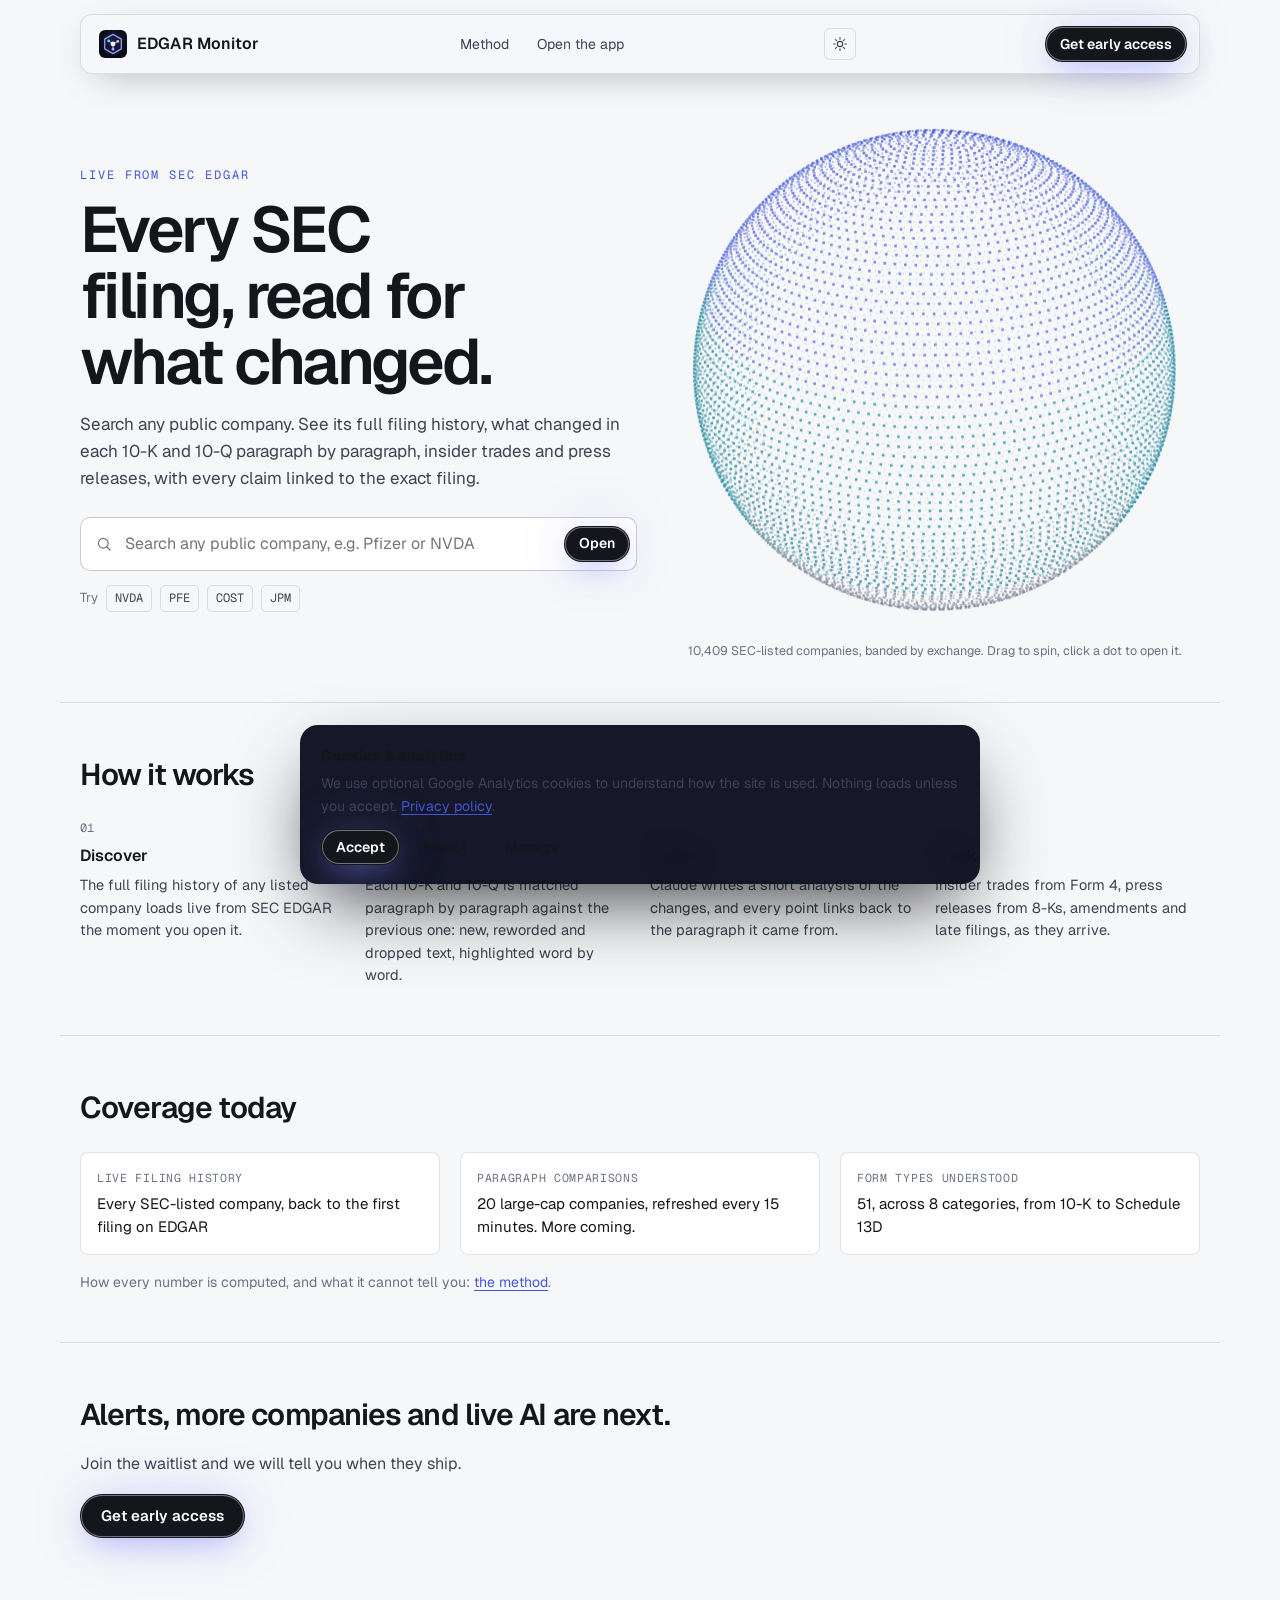
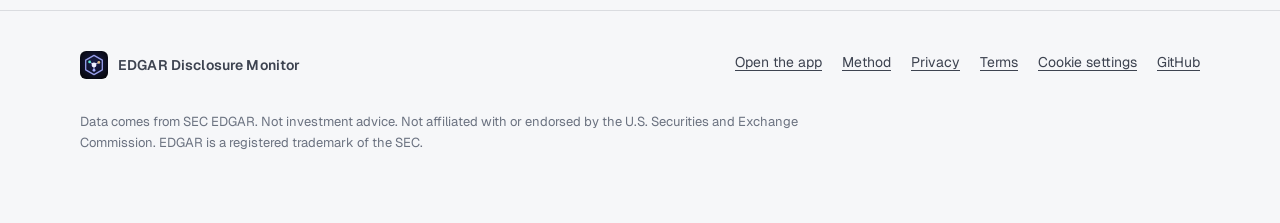
<file: index.html>
<!DOCTYPE html>
<html lang="en">
<head>
<meta charset="utf-8">
<meta name="viewport" content="width=device-width, initial-scale=1, viewport-fit=cover">
<meta http-equiv="Content-Security-Policy" content="upgrade-insecure-requests">
<script>try{var t=JSON.parse(localStorage.getItem('edm_theme')||'null');if(t==='light'||t==='dark')document.documentElement.setAttribute('data-theme',t);}catch(e){}</script>
<title>EDGAR Disclosure Monitor &mdash; every SEC filing, read for what changed</title>
<meta name="description" content="Search any public company and see what changed in its SEC filings: live filing history from SEC EDGAR, paragraph-by-paragraph comparisons of 10-Ks and 10-Qs, insider trades and press releases, with every claim linked to the filing.">
<link rel="canonical" href="https://krish-1717.github.io/edgar-disclosure-monitor/">
<meta name="theme-color" content="#0b0c0f">
<meta name="color-scheme" content="dark light">
<meta property="og:type" content="website">
<meta property="og:site_name" content="EDGAR Disclosure Monitor">
<meta property="og:title" content="EDGAR Disclosure Monitor &mdash; every SEC filing, read for what changed">
<meta property="og:description" content="Search any public company and see what changed in its SEC filings, paragraph by paragraph, with every claim linked to the filing.">
<meta property="og:url" content="https://krish-1717.github.io/edgar-disclosure-monitor/">
<meta property="og:image" content="https://krish-1717.github.io/edgar-disclosure-monitor/assets/img/og-image.jpg">
<meta property="og:image:width" content="1200">
<meta property="og:image:height" content="630">
<meta property="og:image:alt" content="EDGAR Disclosure Monitor: Every SEC filing, read for what changed.">
<meta name="twitter:card" content="summary_large_image">
<meta name="twitter:title" content="EDGAR Disclosure Monitor">
<meta name="twitter:description" content="Every SEC filing, read for what changed. Live from SEC EDGAR, with citations.">
<meta name="twitter:image" content="https://krish-1717.github.io/edgar-disclosure-monitor/assets/img/og-image.jpg">
<meta name="twitter:image:alt" content="EDGAR Disclosure Monitor: Every SEC filing, read for what changed.">
<link rel="icon" href="assets/img/favicon.svg" type="image/svg+xml">
<link rel="icon" href="assets/img/favicon-32.png" sizes="32x32" type="image/png">
<link rel="apple-touch-icon" href="assets/img/apple-touch-icon.png">
<link rel="manifest" href="site.webmanifest">
<link rel="preconnect" href="https://fonts.googleapis.com">
<link rel="preconnect" href="https://fonts.gstatic.com" crossorigin>
<link rel="stylesheet" href="https://fonts.googleapis.com/css2?family=Geist:wght@400;500;600;700&amp;family=Geist+Mono:wght@400;500&amp;display=swap">
<link rel="stylesheet" href="assets/css/site.css">
<link rel="stylesheet" href="assets/css/landing.css">
<script type="application/ld+json">
{"@context":"https://schema.org","@type":"SoftwareApplication","name":"EDGAR Disclosure Monitor","applicationCategory":"FinanceApplication","operatingSystem":"Web","url":"https://krish-1717.github.io/edgar-disclosure-monitor/","description":"AI disclosure intelligence for SEC EDGAR filings: crawl, parse, diff and score with citations.","author":{"@type":"Person","name":"Krish Patel"}}
</script>
</head>
<body class="landing">
<a class="skip-link" href="#main">Skip to content</a>
<header class="site-nav" role="banner">
  <a class="brand" href="./" aria-label="EDGAR Disclosure Monitor home"><img src="assets/img/favicon.svg" alt="" width="28" height="28"><span>EDGAR Monitor</span></a>
  <nav aria-label="Primary"><ul>
    <li><a class="nav-link" href="method.html">Method</a></li>
    <li><a class="nav-link" href="app.html">Open the app</a></li>
  </ul></nav>
  <a class="btn btn-cta btn-sm" href="#waitlist" data-waitlist>Get early access</a>
</header>

<main id="main">
  <section class="hero" aria-labelledby="hero-title">
    <div class="hero-copy">
      <p class="eyebrow">Live from SEC EDGAR</p>
      <h1 id="hero-title">Every SEC filing, read for what changed.</h1>
      <p class="lede">Search any public company. See its full filing history, what changed in each 10-K and 10-Q paragraph by paragraph, insider trades and press releases, with every claim linked to the exact filing.</p>
      <form class="hero-search" id="hero-search" role="search" autocomplete="off">
        <label class="sr-only" for="hero-q">Search any public company</label>
        <div class="hs-box">
          <svg viewBox="0 0 24 24" width="18" height="18" aria-hidden="true"><circle cx="11" cy="11" r="6.5" stroke="currentColor" stroke-width="1.6" fill="none"/><path d="M16 16l4 4" stroke="currentColor" stroke-width="1.6" stroke-linecap="round"/></svg>
          <input id="hero-q" type="search" spellcheck="false" placeholder="Search any public company, e.g. Pfizer or NVDA" aria-controls="hero-results" aria-autocomplete="list">
          <button type="submit" class="btn btn-cta btn-sm">Open</button>
        </div>
        <ul class="hs-results" id="hero-results" role="listbox" aria-label="Matching companies" hidden></ul>
      </form>
      <p class="hs-try">Try <a href="app.html?t=NVDA">NVDA</a> <a href="app.html?t=PFE">PFE</a> <a href="app.html?t=COST">COST</a> <a href="app.html?t=JPM">JPM</a></p>
    </div>
    <figure class="hero-globe">
      <canvas id="globe" aria-label="Globe of every SEC-listed company. Drag to spin, click a dot to open a company." role="img"></canvas>
      <div class="globe-tip" id="globe-tip" role="tooltip" hidden></div>
      <figcaption><span id="globe-count">10,000+</span> SEC-listed companies, banded by exchange. Drag to spin, click a dot to open it.</figcaption>
    </figure>
  </section>

  <section class="how" aria-labelledby="how-title">
    <h2 id="how-title">How it works</h2>
    <ol class="steps">
      <li><b>Discover</b><span>The full filing history of any listed company loads live from SEC EDGAR the moment you open it.</span></li>
      <li><b>Compare</b><span>Each 10-K and 10-Q is matched paragraph by paragraph against the previous one: new, reworded and dropped text, highlighted word by word.</span></li>
      <li><b>Explain</b><span>Claude writes a short analysis of the changes, and every point links back to the paragraph it came from.</span></li>
      <li><b>Track</b><span>Insider trades from Form 4, press releases from 8-Ks, amendments and late filings, as they arrive.</span></li>
    </ol>
  </section>

  <section class="cover" aria-labelledby="cover-title">
    <h2 id="cover-title">Coverage today</h2>
    <dl class="cover-grid">
      <div><dt>Live filing history</dt><dd>Every SEC-listed company, back to the first filing on EDGAR</dd></div>
      <div><dt>Paragraph comparisons</dt><dd>20 large-cap companies, refreshed every 15 minutes. More coming.</dd></div>
      <div><dt>Form types understood</dt><dd>51, across 8 categories, from 10-K to Schedule 13D</dd></div>
    </dl>
    <p class="cover-note">How every number is computed, and what it cannot tell you: <a href="method.html">the method</a>.</p>
  </section>

  <section class="cta" aria-labelledby="cta-title">
    <h2 id="cta-title">Alerts, more companies and live AI are next.</h2>
    <p>Join the waitlist and we will tell you when they ship.</p>
    <a class="btn btn-cta" href="#waitlist" data-waitlist>Get early access</a>
  </section>
</main>

<footer class="site-footer">
  <div class="inner">
    <a class="brand" href="./"><img src="assets/img/favicon.svg" alt="" width="28" height="28"><span>EDGAR Disclosure Monitor</span></a>
    <nav aria-label="Footer">
      <ul>
        <li><a href="app.html">Open the app</a></li>
        <li><a href="method.html">Method</a></li>
        <li><a href="privacy.html">Privacy</a></li>
        <li><a href="terms.html">Terms</a></li>
        <li><button type="button" class="linklike" data-cookie-settings>Cookie settings</button></li>
        <li><a href="https://github.com/Krish-1717/edgar-disclosure-monitor" target="_blank" rel="noopener">GitHub</a></li>
      </ul>
    </nav>
    <p class="disclaimer">Data comes from SEC EDGAR. Not investment advice. Not affiliated with or endorsed by the U.S. Securities and Exchange Commission. EDGAR is a registered trademark of the SEC.</p>
  </div>
</footer>

<script src="assets/js/site.js"></script>
<script src="assets/js/landing.js" defer></script>
</body>
</html>
</file>
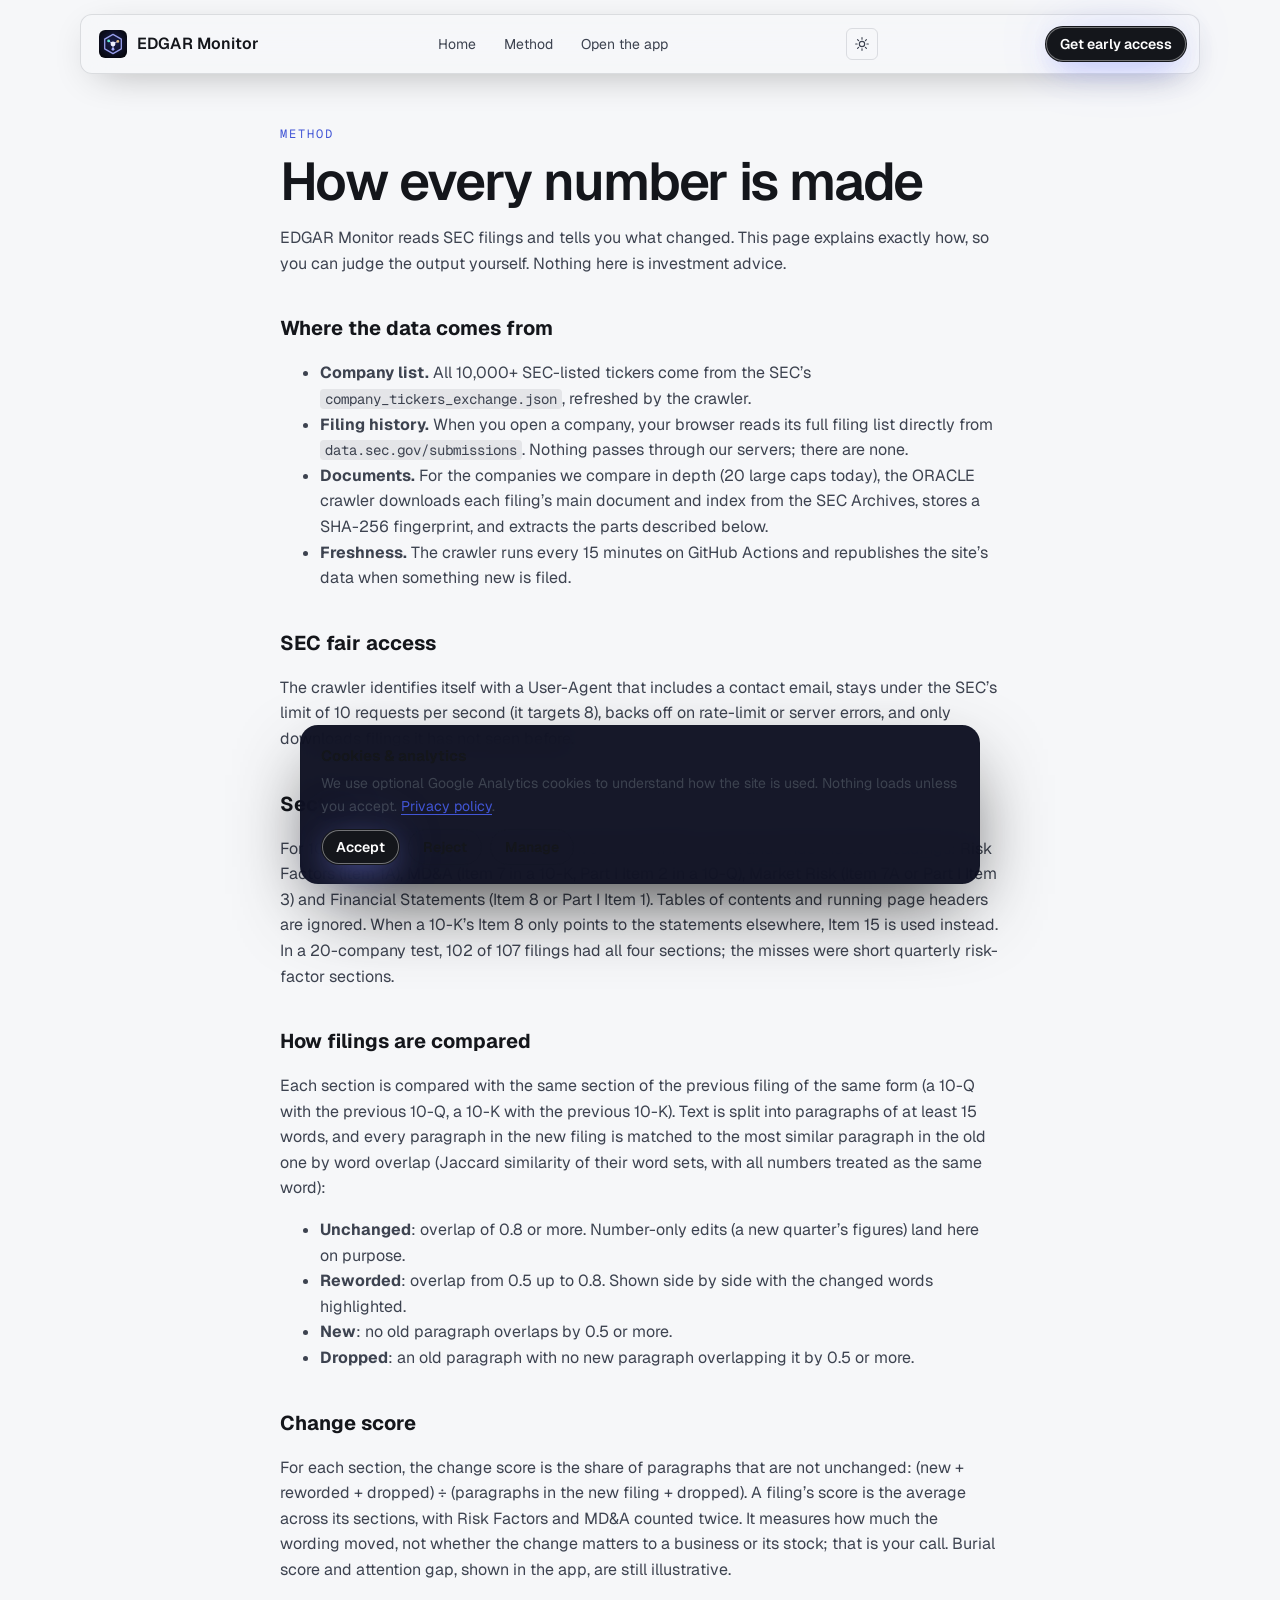
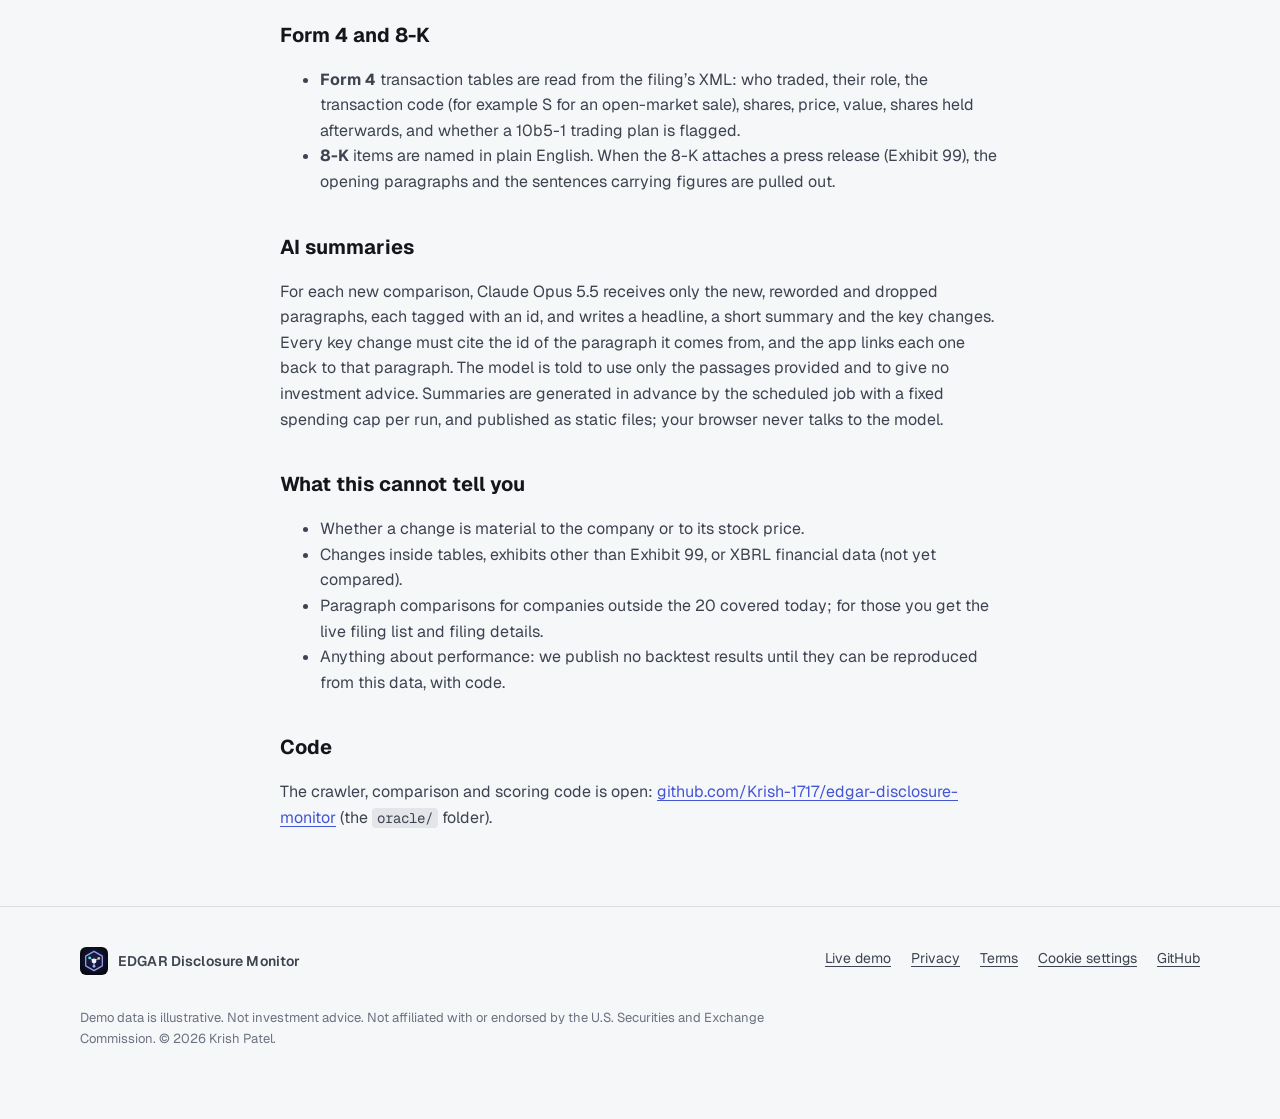
<file: method.html>
<!DOCTYPE html>
<html lang="en">
<head>
<meta charset="utf-8">
<meta name="viewport" content="width=device-width, initial-scale=1, viewport-fit=cover">
<meta http-equiv="Content-Security-Policy" content="upgrade-insecure-requests">
<script>try{var t=JSON.parse(localStorage.getItem('edm_theme')||'null');if(t==='light'||t==='dark')document.documentElement.setAttribute('data-theme',t);}catch(e){}</script>
<title>Method &mdash; EDGAR Disclosure Monitor</title>
<meta name="description" content="How EDGAR Disclosure Monitor fetches SEC filings, compares them paragraph by paragraph, scores the changes and writes its AI summaries, including what it cannot tell you.">
<link rel="canonical" href="https://krish-1717.github.io/edgar-disclosure-monitor/method.html">
<meta name="theme-color" content="#02030a">
<meta name="color-scheme" content="dark light">
<meta property="og:type" content="website">
<meta property="og:site_name" content="EDGAR Disclosure Monitor">
<meta property="og:title" content="Method &mdash; EDGAR Disclosure Monitor">
<meta property="og:description" content="How EDGAR Disclosure Monitor fetches SEC filings, compares them paragraph by paragraph, scores the changes and writes its AI summaries, including what it cannot tell you.">
<meta property="og:url" content="https://krish-1717.github.io/edgar-disclosure-monitor/method.html">
<meta property="og:image" content="https://krish-1717.github.io/edgar-disclosure-monitor/assets/img/og-image.jpg">
<meta property="og:image:width" content="1200">
<meta property="og:image:height" content="630">
<meta property="og:image:alt" content="EDGAR Disclosure Monitor: Every SEC filing, read for what changed.">
<meta name="twitter:card" content="summary_large_image">
<meta name="twitter:title" content="Method &mdash; EDGAR Disclosure Monitor">
<meta name="twitter:description" content="How EDGAR Disclosure Monitor fetches SEC filings, compares them paragraph by paragraph, scores the changes and writes its AI summaries, including what it cannot tell you.">
<meta name="twitter:image" content="https://krish-1717.github.io/edgar-disclosure-monitor/assets/img/og-image.jpg">
<meta name="twitter:image:alt" content="EDGAR Disclosure Monitor: Every SEC filing, read for what changed.">
<link rel="icon" href="assets/img/favicon.svg" type="image/svg+xml">
<link rel="icon" href="assets/img/favicon-32.png" sizes="32x32" type="image/png">
<link rel="apple-touch-icon" href="assets/img/apple-touch-icon.png">
<link rel="manifest" href="site.webmanifest">
<link rel="preconnect" href="https://fonts.googleapis.com">
<link rel="preconnect" href="https://fonts.gstatic.com" crossorigin>
<link rel="stylesheet" href="https://fonts.googleapis.com/css2?family=Geist:wght@400;500;600;700&amp;family=Geist+Mono:wght@400;500&amp;display=swap">
<link rel="stylesheet" href="assets/css/site.css">
</head>
<body>
<a class="skip-link" href="#main">Skip to content</a>
<header class="site-nav" role="banner">
  <a class="brand" href="./" aria-label="EDGAR Disclosure Monitor home"><img src="assets/img/favicon.svg" alt="" width="28" height="28"><span>EDGAR Monitor</span></a>
  <nav aria-label="Primary"><ul>
    <li><a class="nav-link" href="./">Home</a></li>
    <li><a class="nav-link" href="method.html" aria-current="page">Method</a></li>
    <li><a class="nav-link" href="app.html">Open the app</a></li>
  </ul></nav>
  <a class="btn btn-cta btn-sm" href="#waitlist" data-waitlist>Get early access</a>
</header>
<main id="main" class="page method">
  <span class="eyebrow">Method</span>
  <h1>How every number is made</h1>
  <p>EDGAR Monitor reads SEC filings and tells you what changed. This page explains exactly how, so you can judge the output yourself. Nothing here is investment advice.</p>

  <h2 id="sources">Where the data comes from</h2>
  <ul>
    <li><strong>Company list.</strong> All 10,000+ SEC-listed tickers come from the SEC&rsquo;s <code>company_tickers_exchange.json</code>, refreshed by the crawler.</li>
    <li><strong>Filing history.</strong> When you open a company, your browser reads its full filing list directly from <code>data.sec.gov/submissions</code>. Nothing passes through our servers; there are none.</li>
    <li><strong>Documents.</strong> For the companies we compare in depth (20 large caps today), the ORACLE crawler downloads each filing&rsquo;s main document and index from the SEC Archives, stores a SHA-256 fingerprint, and extracts the parts described below.</li>
    <li><strong>Freshness.</strong> The crawler runs every 15 minutes on GitHub Actions and republishes the site&rsquo;s data when something new is filed.</li>
  </ul>

  <h2 id="fair-access">SEC fair access</h2>
  <p>The crawler identifies itself with a User-Agent that includes a contact email, stays under the SEC&rsquo;s limit of 10 requests per second (it targets 8), backs off on rate-limit or server errors, and only downloads filings it has not seen before.</p>

  <h2 id="sections">Sections</h2>
  <p>For 10-K and 10-Q filings the crawler converts the HTML to text and finds the item headings: Risk Factors (Item 1A), MD&amp;A (Item 7 in a 10-K, Part I Item 2 in a 10-Q), Market Risk (Item 7A or Part I Item 3) and Financial Statements (Item 8 or Part I Item 1). Tables of contents and running page headers are ignored. When a 10-K&rsquo;s Item 8 only points to the statements elsewhere, Item 15 is used instead. In a 20-company test, 102 of 107 filings had all four sections; the misses were short quarterly risk-factor sections.</p>

  <h2 id="diffs">How filings are compared</h2>
  <p>Each section is compared with the same section of the previous filing of the same form (a 10-Q with the previous 10-Q, a 10-K with the previous 10-K). Text is split into paragraphs of at least 15 words, and every paragraph in the new filing is matched to the most similar paragraph in the old one by word overlap (Jaccard similarity of their word sets, with all numbers treated as the same word):</p>
  <ul>
    <li><strong>Unchanged</strong>: overlap of 0.8 or more. Number-only edits (a new quarter&rsquo;s figures) land here on purpose.</li>
    <li><strong>Reworded</strong>: overlap from 0.5 up to 0.8. Shown side by side with the changed words highlighted.</li>
    <li><strong>New</strong>: no old paragraph overlaps by 0.5 or more.</li>
    <li><strong>Dropped</strong>: an old paragraph with no new paragraph overlapping it by 0.5 or more.</li>
  </ul>

  <h2 id="change-score">Change score</h2>
  <p>For each section, the change score is the share of paragraphs that are not unchanged: (new + reworded + dropped) &divide; (paragraphs in the new filing + dropped). A filing&rsquo;s score is the average across its sections, with Risk Factors and MD&amp;A counted twice. It measures how much the wording moved, not whether the change matters to a business or its stock; that is your call. Burial score and attention gap, shown in the app, are still illustrative.</p>

  <h2 id="forms">Form 4 and 8-K</h2>
  <ul>
    <li><strong>Form 4</strong> transaction tables are read from the filing&rsquo;s XML: who traded, their role, the transaction code (for example S for an open-market sale), shares, price, value, shares held afterwards, and whether a 10b5-1 trading plan is flagged.</li>
    <li><strong>8-K</strong> items are named in plain English. When the 8-K attaches a press release (Exhibit 99), the opening paragraphs and the sentences carrying figures are pulled out.</li>
  </ul>

  <h2 id="ai">AI summaries</h2>
  <p>For each new comparison, Claude Opus 5.5 receives only the new, reworded and dropped paragraphs, each tagged with an id, and writes a headline, a short summary and the key changes. Every key change must cite the id of the paragraph it comes from, and the app links each one back to that paragraph. The model is told to use only the passages provided and to give no investment advice. Summaries are generated in advance by the scheduled job with a fixed spending cap per run, and published as static files; your browser never talks to the model.</p>

  <h2 id="limits">What this cannot tell you</h2>
  <ul>
    <li>Whether a change is material to the company or to its stock price.</li>
    <li>Changes inside tables, exhibits other than Exhibit 99, or XBRL financial data (not yet compared).</li>
    <li>Paragraph comparisons for companies outside the 20 covered today; for those you get the live filing list and filing details.</li>
    <li>Anything about performance: we publish no backtest results until they can be reproduced from this data, with code.</li>
  </ul>

  <h2 id="code">Code</h2>
  <p>The crawler, comparison and scoring code is open: <a href="https://github.com/Krish-1717/edgar-disclosure-monitor" target="_blank" rel="noopener">github.com/Krish-1717/edgar-disclosure-monitor</a> (the <code>oracle/</code> folder).</p>
</main>
<footer class="site-footer">
  <div class="inner">
    <a class="brand" href="./"><img src="assets/img/favicon.svg" alt="" width="28" height="28"><span>EDGAR Disclosure Monitor</span></a>
    <nav aria-label="Footer"><ul>
      <li><a href="app.html">Live demo</a></li>
      <li><a href="privacy.html">Privacy</a></li>
      <li><a href="terms.html">Terms</a></li>
      <li><button type="button" class="linklike" data-cookie-settings>Cookie settings</button></li>
      <li><a href="https://github.com/Krish-1717/edgar-disclosure-monitor" target="_blank" rel="noopener">GitHub</a></li>
    </ul></nav>
    <p class="disclaimer">Demo data is illustrative. Not investment advice. Not affiliated with or endorsed by the U.S. Securities and Exchange Commission. &copy; 2026 Krish Patel.</p>
  </div>
</footer>
<script src="assets/js/site.js"></script>
</body>
</html>
</file>
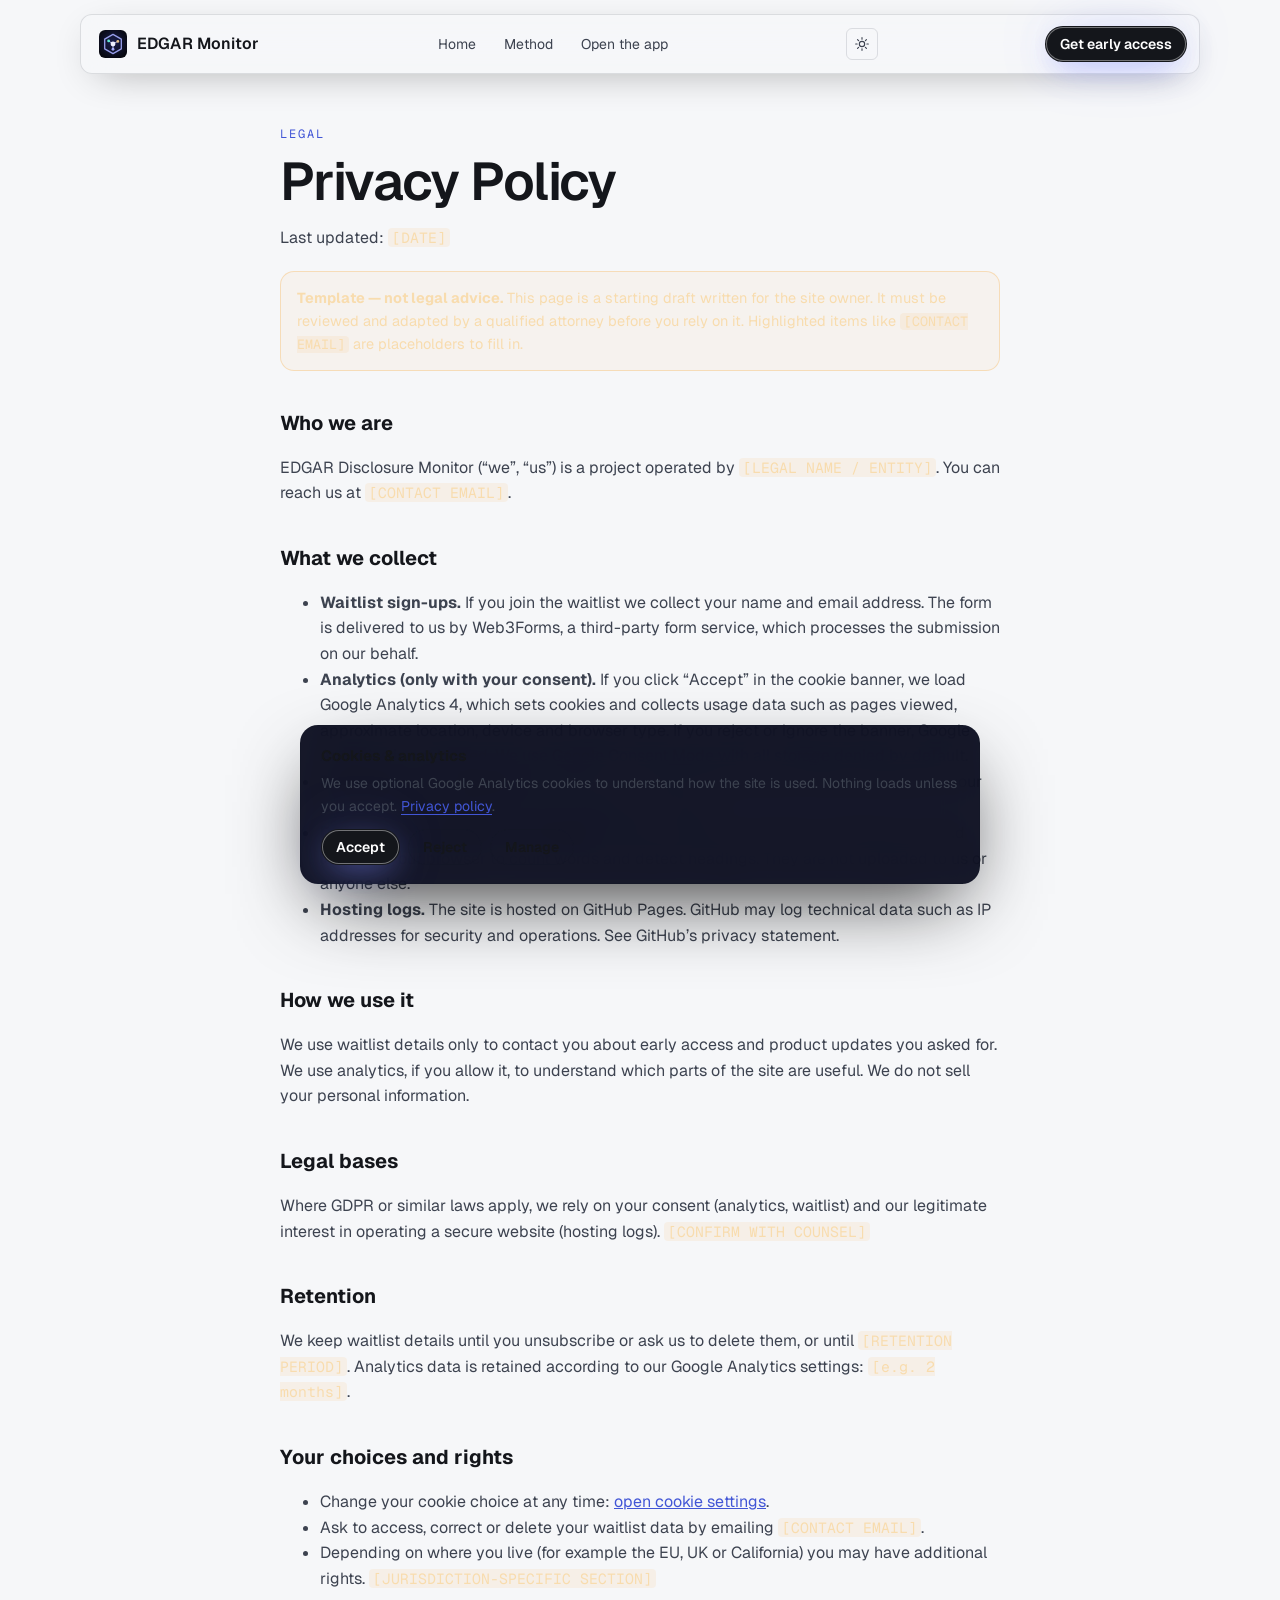
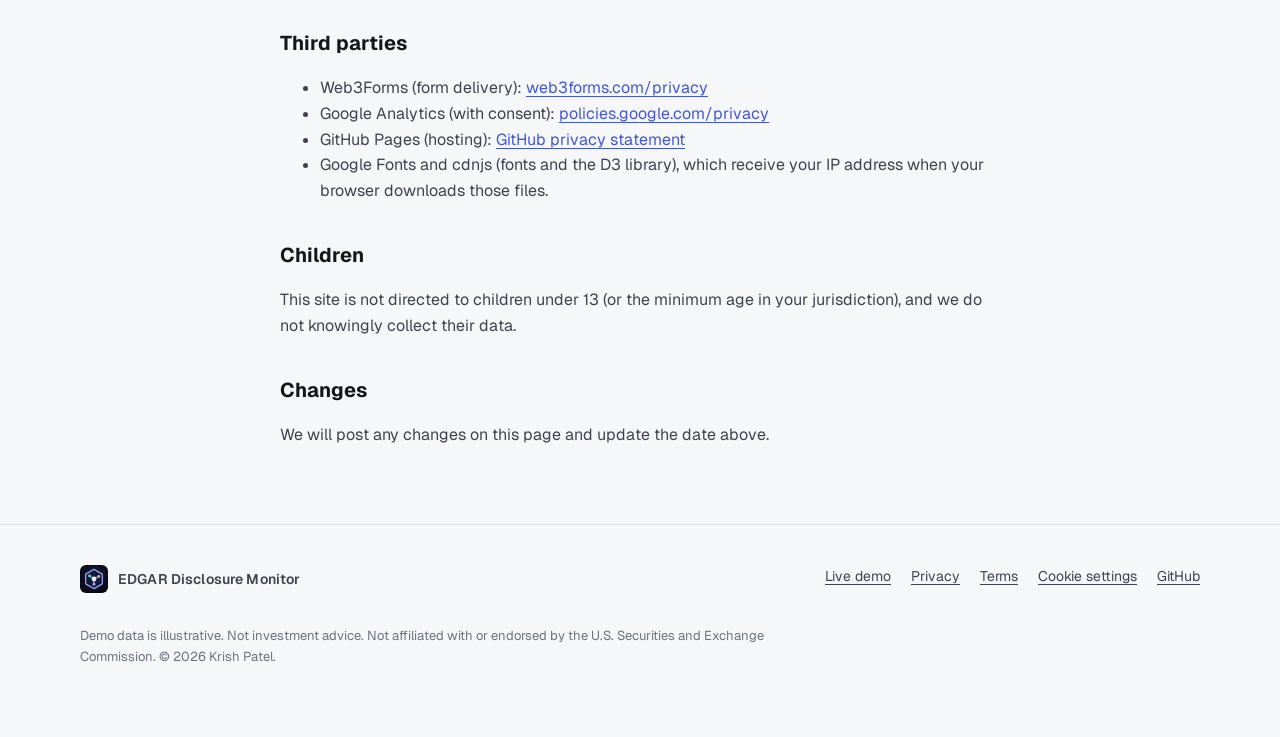
<file: privacy.html>
<!DOCTYPE html>
<html lang="en">
<head>
<meta charset="utf-8">
<meta name="viewport" content="width=device-width, initial-scale=1, viewport-fit=cover">
<meta http-equiv="Content-Security-Policy" content="upgrade-insecure-requests">
<script>try{var t=JSON.parse(localStorage.getItem('edm_theme')||'null');if(t==='light'||t==='dark')document.documentElement.setAttribute('data-theme',t);}catch(e){}</script>
<title>Privacy Policy &mdash; EDGAR Disclosure Monitor</title>
<meta name="description" content="How EDGAR Disclosure Monitor handles waitlist sign-ups, analytics cookies and data stored in your browser.">
<link rel="canonical" href="https://krish-1717.github.io/edgar-disclosure-monitor/privacy.html">
<meta name="theme-color" content="#02030a">
<meta name="color-scheme" content="dark light">
<meta property="og:type" content="website">
<meta property="og:site_name" content="EDGAR Disclosure Monitor">
<meta property="og:title" content="Privacy Policy &mdash; EDGAR Disclosure Monitor">
<meta property="og:description" content="How EDGAR Disclosure Monitor handles waitlist sign-ups, analytics cookies and data stored in your browser.">
<meta property="og:url" content="https://krish-1717.github.io/edgar-disclosure-monitor/privacy.html">
<meta property="og:image" content="https://krish-1717.github.io/edgar-disclosure-monitor/assets/img/og-image.jpg">
<meta property="og:image:width" content="1200">
<meta property="og:image:height" content="630">
<meta property="og:image:alt" content="EDGAR Disclosure Monitor: Every SEC filing, read for what changed.">
<meta name="twitter:card" content="summary_large_image">
<meta name="twitter:title" content="Privacy Policy &mdash; EDGAR Disclosure Monitor">
<meta name="twitter:description" content="How EDGAR Disclosure Monitor handles waitlist sign-ups, analytics cookies and data stored in your browser.">
<meta name="twitter:image" content="https://krish-1717.github.io/edgar-disclosure-monitor/assets/img/og-image.jpg">
<meta name="twitter:image:alt" content="EDGAR Disclosure Monitor: Every SEC filing, read for what changed.">
<link rel="icon" href="assets/img/favicon.svg" type="image/svg+xml">
<link rel="icon" href="assets/img/favicon-32.png" sizes="32x32" type="image/png">
<link rel="apple-touch-icon" href="assets/img/apple-touch-icon.png">
<link rel="manifest" href="site.webmanifest">
<link rel="preconnect" href="https://fonts.googleapis.com">
<link rel="preconnect" href="https://fonts.gstatic.com" crossorigin>
<link rel="stylesheet" href="https://fonts.googleapis.com/css2?family=Geist:wght@400;500;600;700&amp;family=Geist+Mono:wght@400;500&amp;display=swap">
<link rel="stylesheet" href="assets/css/site.css">
</head>
<body>
<a class="skip-link" href="#main">Skip to content</a>
<header class="site-nav" role="banner">
  <a class="brand" href="./" aria-label="EDGAR Disclosure Monitor home"><img src="assets/img/favicon.svg" alt="" width="28" height="28"><span>EDGAR Monitor</span></a>
  <nav aria-label="Primary"><ul>
    <li><a class="nav-link" href="./">Home</a></li>
    <li><a class="nav-link" href="method.html">Method</a></li>
    <li><a class="nav-link" href="app.html">Open the app</a></li>
  </ul></nav>
  <a class="btn btn-cta btn-sm" href="#waitlist" data-waitlist>Get early access</a>
</header>
<main id="main" class="page">
  <span class="eyebrow">Legal</span>
  <h1>Privacy Policy</h1>
  <p>Last updated: <span class="placeholder">[DATE]</span></p>
  <div class="notice" role="note"><strong>Template &mdash; not legal advice.</strong> This page is a starting draft written for the site owner. It must be reviewed and adapted by a qualified attorney before you rely on it. Highlighted items like <span class="placeholder">[CONTACT EMAIL]</span> are placeholders to fill in.</div>
  <h2>Who we are</h2>
  <p>EDGAR Disclosure Monitor (&ldquo;we&rdquo;, &ldquo;us&rdquo;) is a project operated by <span class="placeholder">[LEGAL NAME / ENTITY]</span>. You can reach us at <span class="placeholder">[CONTACT EMAIL]</span>.</p>
  <h2>What we collect</h2>
  <ul>
    <li><strong>Waitlist sign-ups.</strong> If you join the waitlist we collect your name and email address. The form is delivered to us by Web3Forms, a third-party form service, which processes the submission on our behalf.</li>
    <li><strong>Analytics (only with your consent).</strong> If you click &ldquo;Accept&rdquo; in the cookie banner, we load Google Analytics 4, which sets cookies and collects usage data such as pages viewed, approximate location, device and browser type. If you reject or ignore the banner, Google Analytics is not loaded. We use Google Consent Mode with all storage denied by default.</li>
    <li><strong>Data kept in your browser.</strong> We store your cookie choice and your demo watchlist in your browser&rsquo;s local storage. This never leaves your device.</li>
    <li><strong>Documents you attach in the demo.</strong> Files you attach to the demo workspace are read locally in your browser to count words and detect headings. They are not uploaded to us or anyone else.</li>
    <li><strong>Hosting logs.</strong> The site is hosted on GitHub Pages. GitHub may log technical data such as IP addresses for security and operations. See GitHub&rsquo;s privacy statement.</li>
  </ul>
  <h2>How we use it</h2>
  <p>We use waitlist details only to contact you about early access and product updates you asked for. We use analytics, if you allow it, to understand which parts of the site are useful. We do not sell your personal information.</p>
  <h2>Legal bases</h2>
  <p>Where GDPR or similar laws apply, we rely on your consent (analytics, waitlist) and our legitimate interest in operating a secure website (hosting logs). <span class="placeholder">[CONFIRM WITH COUNSEL]</span></p>
  <h2>Retention</h2>
  <p>We keep waitlist details until you unsubscribe or ask us to delete them, or until <span class="placeholder">[RETENTION PERIOD]</span>. Analytics data is retained according to our Google Analytics settings: <span class="placeholder">[e.g. 2 months]</span>.</p>
  <h2>Your choices and rights</h2>
  <ul>
    <li>Change your cookie choice at any time: <button type="button" class="linklike" data-cookie-settings style="background:none;border:0;padding:0;color:var(--accent);text-decoration:underline">open cookie settings</button>.</li>
    <li>Ask to access, correct or delete your waitlist data by emailing <span class="placeholder">[CONTACT EMAIL]</span>.</li>
    <li>Depending on where you live (for example the EU, UK or California) you may have additional rights. <span class="placeholder">[JURISDICTION-SPECIFIC SECTION]</span></li>
  </ul>
  <h2>Third parties</h2>
  <ul>
    <li>Web3Forms (form delivery): <a href="https://web3forms.com/privacy" target="_blank" rel="noopener">web3forms.com/privacy</a></li>
    <li>Google Analytics (with consent): <a href="https://policies.google.com/privacy" target="_blank" rel="noopener">policies.google.com/privacy</a></li>
    <li>GitHub Pages (hosting): <a href="https://docs.github.com/en/site-policy/privacy-policies/github-general-privacy-statement" target="_blank" rel="noopener">GitHub privacy statement</a></li>
    <li>Google Fonts and cdnjs (fonts and the D3 library), which receive your IP address when your browser downloads those files.</li>
  </ul>
  <h2>Children</h2>
  <p>This site is not directed to children under 13 (or the minimum age in your jurisdiction), and we do not knowingly collect their data.</p>
  <h2>Changes</h2>
  <p>We will post any changes on this page and update the date above.</p>
</main>
<footer class="site-footer">
  <div class="inner">
    <a class="brand" href="./"><img src="assets/img/favicon.svg" alt="" width="28" height="28"><span>EDGAR Disclosure Monitor</span></a>
    <nav aria-label="Footer"><ul>
      <li><a href="app.html">Live demo</a></li>
      <li><a href="privacy.html">Privacy</a></li>
      <li><a href="terms.html">Terms</a></li>
      <li><button type="button" class="linklike" data-cookie-settings>Cookie settings</button></li>
      <li><a href="https://github.com/Krish-1717/edgar-disclosure-monitor" target="_blank" rel="noopener">GitHub</a></li>
    </ul></nav>
    <p class="disclaimer">Demo data is illustrative. Not investment advice. Not affiliated with or endorsed by the U.S. Securities and Exchange Commission. &copy; 2026 Krish Patel.</p>
  </div>
</footer>
<script src="assets/js/site.js"></script>
</body>
</html>
</file>
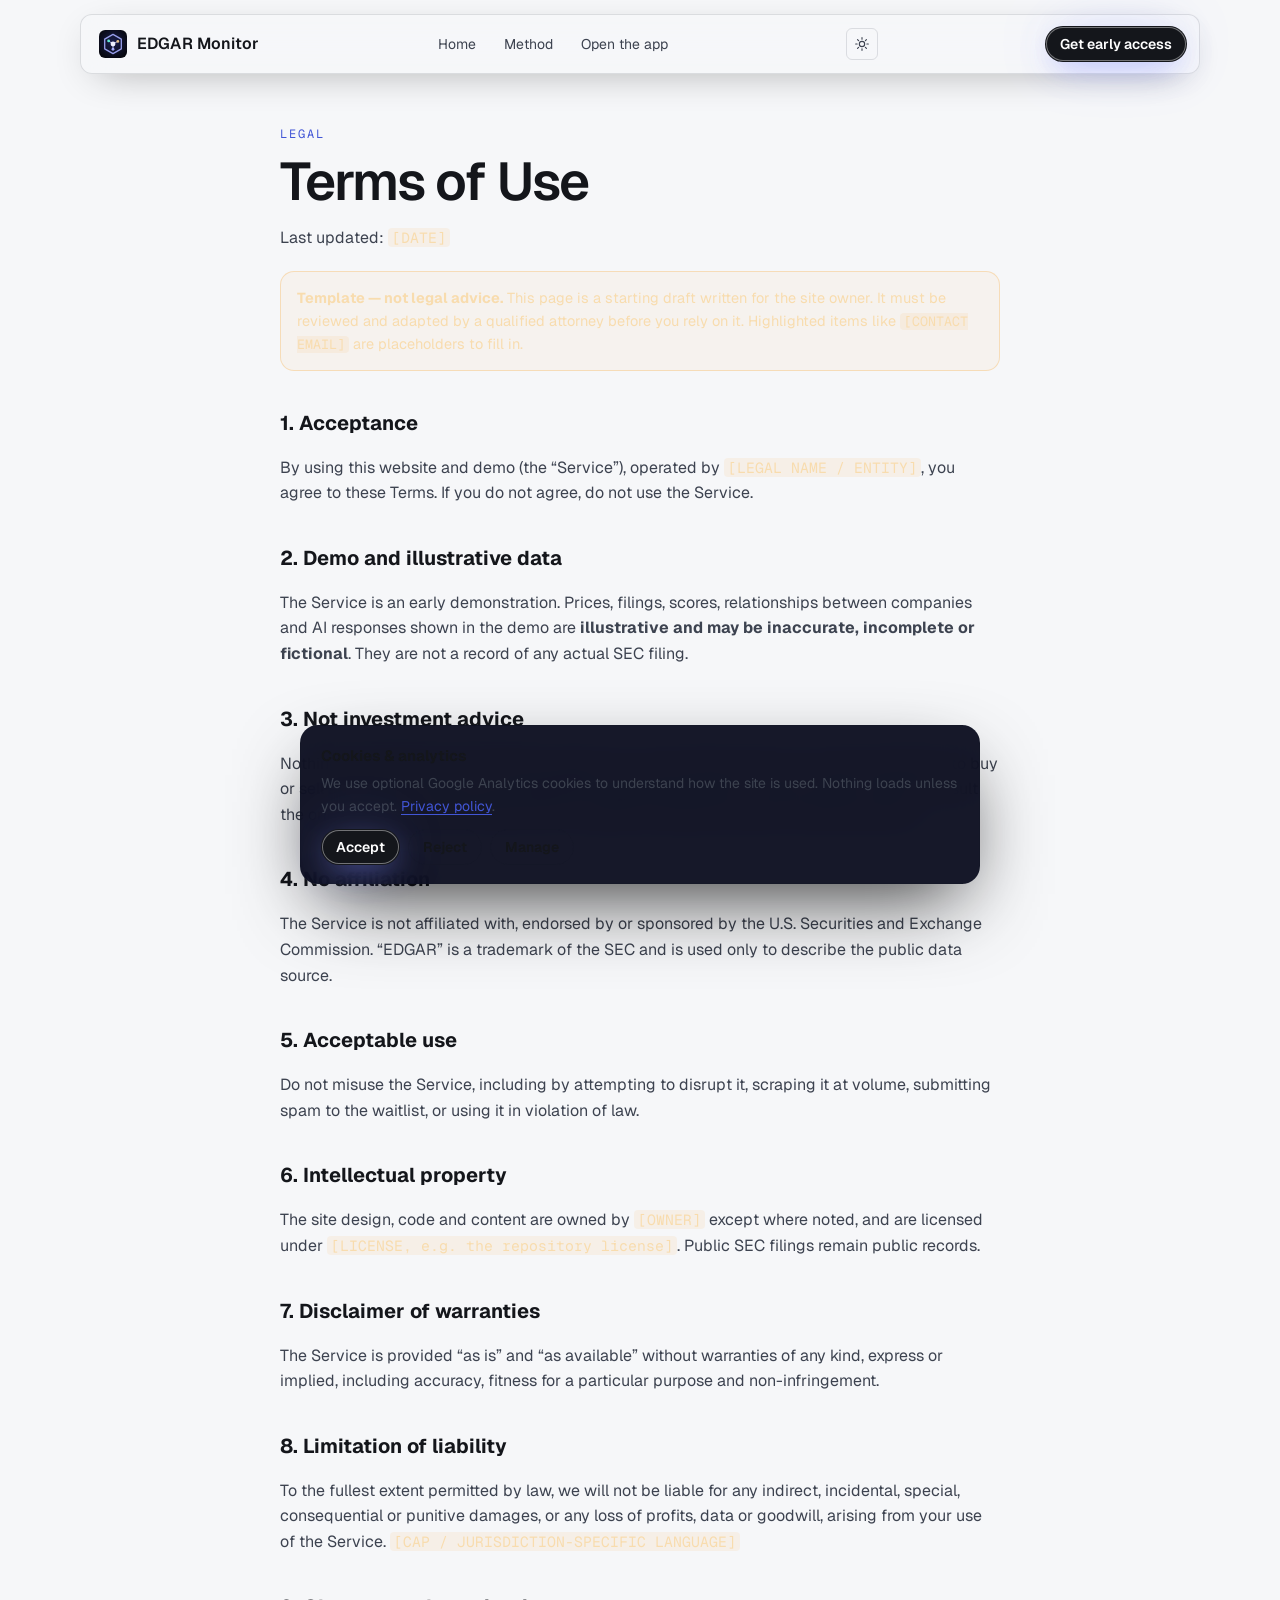
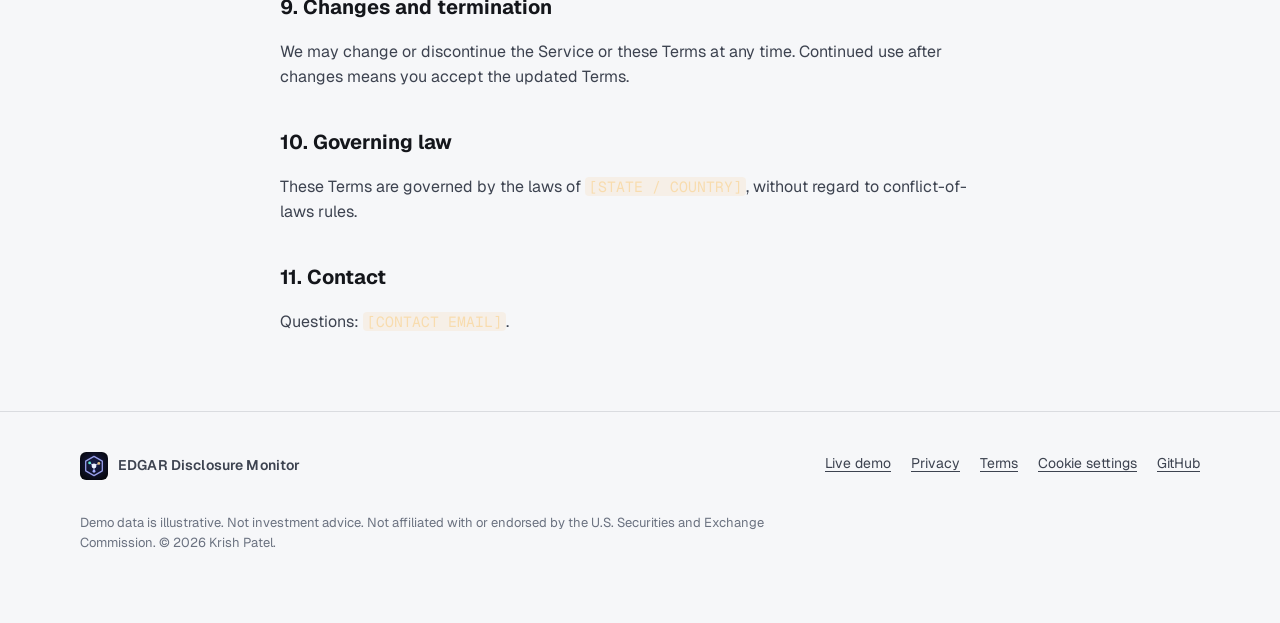
<file: terms.html>
<!DOCTYPE html>
<html lang="en">
<head>
<meta charset="utf-8">
<meta name="viewport" content="width=device-width, initial-scale=1, viewport-fit=cover">
<meta http-equiv="Content-Security-Policy" content="upgrade-insecure-requests">
<script>try{var t=JSON.parse(localStorage.getItem('edm_theme')||'null');if(t==='light'||t==='dark')document.documentElement.setAttribute('data-theme',t);}catch(e){}</script>
<title>Terms of Use &mdash; EDGAR Disclosure Monitor</title>
<meta name="description" content="Terms for using the EDGAR Disclosure Monitor website and demo. Illustrative data, not investment advice.">
<link rel="canonical" href="https://krish-1717.github.io/edgar-disclosure-monitor/terms.html">
<meta name="theme-color" content="#02030a">
<meta name="color-scheme" content="dark light">
<meta property="og:type" content="website">
<meta property="og:site_name" content="EDGAR Disclosure Monitor">
<meta property="og:title" content="Terms of Use &mdash; EDGAR Disclosure Monitor">
<meta property="og:description" content="Terms for using the EDGAR Disclosure Monitor website and demo. Illustrative data, not investment advice.">
<meta property="og:url" content="https://krish-1717.github.io/edgar-disclosure-monitor/terms.html">
<meta property="og:image" content="https://krish-1717.github.io/edgar-disclosure-monitor/assets/img/og-image.jpg">
<meta property="og:image:width" content="1200">
<meta property="og:image:height" content="630">
<meta property="og:image:alt" content="EDGAR Disclosure Monitor: Every SEC filing, read for what changed.">
<meta name="twitter:card" content="summary_large_image">
<meta name="twitter:title" content="Terms of Use &mdash; EDGAR Disclosure Monitor">
<meta name="twitter:description" content="Terms for using the EDGAR Disclosure Monitor website and demo. Illustrative data, not investment advice.">
<meta name="twitter:image" content="https://krish-1717.github.io/edgar-disclosure-monitor/assets/img/og-image.jpg">
<meta name="twitter:image:alt" content="EDGAR Disclosure Monitor: Every SEC filing, read for what changed.">
<link rel="icon" href="assets/img/favicon.svg" type="image/svg+xml">
<link rel="icon" href="assets/img/favicon-32.png" sizes="32x32" type="image/png">
<link rel="apple-touch-icon" href="assets/img/apple-touch-icon.png">
<link rel="manifest" href="site.webmanifest">
<link rel="preconnect" href="https://fonts.googleapis.com">
<link rel="preconnect" href="https://fonts.gstatic.com" crossorigin>
<link rel="stylesheet" href="https://fonts.googleapis.com/css2?family=Geist:wght@400;500;600;700&amp;family=Geist+Mono:wght@400;500&amp;display=swap">
<link rel="stylesheet" href="assets/css/site.css">
</head>
<body>
<a class="skip-link" href="#main">Skip to content</a>
<header class="site-nav" role="banner">
  <a class="brand" href="./" aria-label="EDGAR Disclosure Monitor home"><img src="assets/img/favicon.svg" alt="" width="28" height="28"><span>EDGAR Monitor</span></a>
  <nav aria-label="Primary"><ul>
    <li><a class="nav-link" href="./">Home</a></li>
    <li><a class="nav-link" href="method.html">Method</a></li>
    <li><a class="nav-link" href="app.html">Open the app</a></li>
  </ul></nav>
  <a class="btn btn-cta btn-sm" href="#waitlist" data-waitlist>Get early access</a>
</header>
<main id="main" class="page">
  <span class="eyebrow">Legal</span>
  <h1>Terms of Use</h1>
  <p>Last updated: <span class="placeholder">[DATE]</span></p>
  <div class="notice" role="note"><strong>Template &mdash; not legal advice.</strong> This page is a starting draft written for the site owner. It must be reviewed and adapted by a qualified attorney before you rely on it. Highlighted items like <span class="placeholder">[CONTACT EMAIL]</span> are placeholders to fill in.</div>
  <h2>1. Acceptance</h2>
  <p>By using this website and demo (the &ldquo;Service&rdquo;), operated by <span class="placeholder">[LEGAL NAME / ENTITY]</span>, you agree to these Terms. If you do not agree, do not use the Service.</p>
  <h2>2. Demo and illustrative data</h2>
  <p>The Service is an early demonstration. Prices, filings, scores, relationships between companies and AI responses shown in the demo are <strong>illustrative and may be inaccurate, incomplete or fictional</strong>. They are not a record of any actual SEC filing.</p>
  <h2>3. Not investment advice</h2>
  <p>Nothing on the Service is investment, legal, tax or accounting advice, or a recommendation to buy or sell any security. We are not a registered investment adviser or broker-dealer. Always consult the original filings on SEC EDGAR and a qualified professional before making decisions.</p>
  <h2>4. No affiliation</h2>
  <p>The Service is not affiliated with, endorsed by or sponsored by the U.S. Securities and Exchange Commission. &ldquo;EDGAR&rdquo; is a trademark of the SEC and is used only to describe the public data source.</p>
  <h2>5. Acceptable use</h2>
  <p>Do not misuse the Service, including by attempting to disrupt it, scraping it at volume, submitting spam to the waitlist, or using it in violation of law.</p>
  <h2>6. Intellectual property</h2>
  <p>The site design, code and content are owned by <span class="placeholder">[OWNER]</span> except where noted, and are licensed under <span class="placeholder">[LICENSE, e.g. the repository license]</span>. Public SEC filings remain public records.</p>
  <h2>7. Disclaimer of warranties</h2>
  <p>The Service is provided &ldquo;as is&rdquo; and &ldquo;as available&rdquo; without warranties of any kind, express or implied, including accuracy, fitness for a particular purpose and non-infringement.</p>
  <h2>8. Limitation of liability</h2>
  <p>To the fullest extent permitted by law, we will not be liable for any indirect, incidental, special, consequential or punitive damages, or any loss of profits, data or goodwill, arising from your use of the Service. <span class="placeholder">[CAP / JURISDICTION-SPECIFIC LANGUAGE]</span></p>
  <h2>9. Changes and termination</h2>
  <p>We may change or discontinue the Service or these Terms at any time. Continued use after changes means you accept the updated Terms.</p>
  <h2>10. Governing law</h2>
  <p>These Terms are governed by the laws of <span class="placeholder">[STATE / COUNTRY]</span>, without regard to conflict-of-laws rules.</p>
  <h2>11. Contact</h2>
  <p>Questions: <span class="placeholder">[CONTACT EMAIL]</span>.</p>
</main>
<footer class="site-footer">
  <div class="inner">
    <a class="brand" href="./"><img src="assets/img/favicon.svg" alt="" width="28" height="28"><span>EDGAR Disclosure Monitor</span></a>
    <nav aria-label="Footer"><ul>
      <li><a href="app.html">Live demo</a></li>
      <li><a href="privacy.html">Privacy</a></li>
      <li><a href="terms.html">Terms</a></li>
      <li><button type="button" class="linklike" data-cookie-settings>Cookie settings</button></li>
      <li><a href="https://github.com/Krish-1717/edgar-disclosure-monitor" target="_blank" rel="noopener">GitHub</a></li>
    </ul></nav>
    <p class="disclaimer">Demo data is illustrative. Not investment advice. Not affiliated with or endorsed by the U.S. Securities and Exchange Commission. &copy; 2026 Krish Patel.</p>
  </div>
</footer>
<script src="assets/js/site.js"></script>
</body>
</html>
</file>
<file: assets/css/site.css>
/* EDGAR Disclosure Monitor - shared site styles (pure ASCII; see CLAUDE.md) */
:root {
  /* Deep-space palette */
  --bg: #02030a;
  --bg-2: #060818;
  --surface: rgba(10, 12, 34, 0.58);
  --surface-solid: #0a0d24;
  --surface-2: #11153a;
  --border: rgba(160, 170, 255, 0.16);
  --border-strong: rgba(160, 170, 255, 0.30);
  --text: #eef2ff;
  --text-2: #c3c9e6;
  --muted: #98a2c4;
  --accent: #a8b4ff;        /* nebula periwinkle */
  --accent-strong: #7b87ff;
  --violet: #b794ff;        /* nebula violet */
  --teal: #67e8f9;          /* cosmic cyan */
  --gold: #f5c97a;          /* starlight */
  --rose: #f9a8d4;          /* plasma */
  --ok: #6ee7b7;
  --warn: #f6c177;
  --danger: #ff9b9b;
  --cta-bg: #eef1ff;
  --cta-text: #070a1c;
  --focus: #cdd3ff;
  --radius: 14px;
  --radius-lg: 22px;
  --ease-cine: cubic-bezier(0.65, 0, 0.35, 1);
  --ease-out: cubic-bezier(0.22, 1, 0.36, 1);
  --font-sans: "Geist", system-ui, -apple-system, "Segoe UI", sans-serif;
  --font-mono: "Geist Mono", ui-monospace, SFMono-Regular, Menlo, monospace;
  --font-display: "Geist", system-ui, -apple-system, "Segoe UI", sans-serif;
  /* Static CSS starfield + nebula, reused by every page */
  --stars: url("data:image/svg+xml,%3Csvg xmlns='http://www.w3.org/2000/svg' width='480' height='480'%3E%3Ccircle cx='155' cy='72' r='1.2' fill='%23ffffff' fill-opacity='0.3'/%3E%3Ccircle cx='257' cy='176' r='0.5' fill='%23cbbcff' fill-opacity='0.39'/%3E%3Ccircle cx='41' cy='201' r='0.6' fill='%23ffffff' fill-opacity='0.61'/%3E%3Ccircle cx='28' cy='271' r='0.6' fill='%23cbbcff' fill-opacity='0.87'/%3E%3Ccircle cx='277' cy='190' r='0.6' fill='%23ffffff' fill-opacity='0.61'/%3E%3Ccircle cx='64' cy='201' r='1.0' fill='%23ffffff' fill-opacity='0.62'/%3E%3Ccircle cx='269' cy='327' r='0.5' fill='%23cbbcff' fill-opacity='0.62'/%3E%3Ccircle cx='90' cy='47' r='1.2' fill='%23ffffff' fill-opacity='0.62'/%3E%3Ccircle cx='297' cy='238' r='1.0' fill='%23ffe8cf' fill-opacity='0.76'/%3E%3Ccircle cx='223' cy='443' r='0.7' fill='%23dfe5ff' fill-opacity='0.41'/%3E%3Ccircle cx='86' cy='374' r='0.5' fill='%23cbbcff' fill-opacity='0.45'/%3E%3Ccircle cx='238' cy='165' r='0.8' fill='%23dfe5ff' fill-opacity='0.65'/%3E%3Ccircle cx='35' cy='246' r='0.6' fill='%23dfe5ff' fill-opacity='0.35'/%3E%3Ccircle cx='235' cy='19' r='1.2' fill='%23ffffff' fill-opacity='0.75'/%3E%3Ccircle cx='275' cy='420' r='0.7' fill='%23dfe5ff' fill-opacity='0.7'/%3E%3Ccircle cx='285' cy='278' r='0.8' fill='%23ffffff' fill-opacity='0.8'/%3E%3Ccircle cx='453' cy='228' r='1.2' fill='%23ffffff' fill-opacity='0.29'/%3E%3Ccircle cx='337' cy='311' r='1.2' fill='%23ffe8cf' fill-opacity='0.43'/%3E%3Ccircle cx='185' cy='321' r='0.5' fill='%23ffe8cf' fill-opacity='0.48'/%3E%3Ccircle cx='293' cy='237' r='0.6' fill='%23dfe5ff' fill-opacity='0.33'/%3E%3Ccircle cx='119' cy='188' r='0.8' fill='%23ffffff' fill-opacity='0.36'/%3E%3Ccircle cx='193' cy='133' r='0.6' fill='%23ffe8cf' fill-opacity='0.81'/%3E%3Ccircle cx='134' cy='199' r='0.7' fill='%23ffe8cf' fill-opacity='0.87'/%3E%3Ccircle cx='72' cy='85' r='0.6' fill='%23ffffff' fill-opacity='0.26'/%3E%3Ccircle cx='399' cy='88' r='0.7' fill='%23ffffff' fill-opacity='0.34'/%3E%3Ccircle cx='257' cy='293' r='0.7' fill='%23ffffff' fill-opacity='0.7'/%3E%3Ccircle cx='247' cy='296' r='1.2' fill='%23ffffff' fill-opacity='0.55'/%3E%3Ccircle cx='418' cy='457' r='1.2' fill='%23cbbcff' fill-opacity='0.51'/%3E%3Ccircle cx='192' cy='50' r='1.2' fill='%23ffe8cf' fill-opacity='0.29'/%3E%3Ccircle cx='32' cy='100' r='0.6' fill='%23ffffff' fill-opacity='0.47'/%3E%3Ccircle cx='25' cy='0' r='0.6' fill='%23cbbcff' fill-opacity='0.32'/%3E%3Ccircle cx='175' cy='12' r='0.6' fill='%23cbbcff' fill-opacity='0.49'/%3E%3Ccircle cx='305' cy='459' r='1.0' fill='%23dfe5ff' fill-opacity='0.56'/%3E%3Ccircle cx='55' cy='234' r='0.8' fill='%23ffe8cf' fill-opacity='0.56'/%3E%3Ccircle cx='41' cy='49' r='0.7' fill='%23dfe5ff' fill-opacity='0.56'/%3E%3Ccircle cx='332' cy='248' r='0.6' fill='%23cbbcff' fill-opacity='0.49'/%3E%3Ccircle cx='331' cy='439' r='1.0' fill='%23dfe5ff' fill-opacity='0.89'/%3E%3Ccircle cx='414' cy='334' r='0.7' fill='%23cbbcff' fill-opacity='0.49'/%3E%3Ccircle cx='80' cy='371' r='1.0' fill='%23cbbcff' fill-opacity='0.76'/%3E%3Ccircle cx='158' cy='107' r='0.6' fill='%23ffffff' fill-opacity='0.78'/%3E%3Ccircle cx='355' cy='109' r='1.0' fill='%23ffe8cf' fill-opacity='0.48'/%3E%3Ccircle cx='14' cy='13' r='0.7' fill='%23ffe8cf' fill-opacity='0.42'/%3E%3Ccircle cx='332' cy='459' r='0.8' fill='%23dfe5ff' fill-opacity='0.87'/%3E%3Ccircle cx='175' cy='106' r='0.6' fill='%23ffe8cf' fill-opacity='0.38'/%3E%3Ccircle cx='98' cy='300' r='1.0' fill='%23ffffff' fill-opacity='0.56'/%3E%3Ccircle cx='313' cy='384' r='0.5' fill='%23ffffff' fill-opacity='0.84'/%3E%3Ccircle cx='376' cy='360' r='0.8' fill='%23ffffff' fill-opacity='0.53'/%3E%3Ccircle cx='305' cy='42' r='1.2' fill='%23ffe8cf' fill-opacity='0.55'/%3E%3Ccircle cx='357' cy='41' r='0.6' fill='%23ffffff' fill-opacity='0.9'/%3E%3Ccircle cx='13' cy='284' r='0.8' fill='%23ffffff' fill-opacity='0.65'/%3E%3Ccircle cx='286' cy='228' r='0.7' fill='%23ffffff' fill-opacity='0.61'/%3E%3Ccircle cx='63' cy='7' r='1.2' fill='%23ffffff' fill-opacity='0.59'/%3E%3Ccircle cx='448' cy='208' r='0.6' fill='%23ffffff' fill-opacity='0.27'/%3E%3Ccircle cx='102' cy='241' r='1.0' fill='%23dfe5ff' fill-opacity='0.42'/%3E%3Ccircle cx='201' cy='63' r='1.2' fill='%23dfe5ff' fill-opacity='0.83'/%3E%3Ccircle cx='318' cy='391' r='1.0' fill='%23ffe8cf' fill-opacity='0.79'/%3E%3Ccircle cx='422' cy='63' r='0.6' fill='%23cbbcff' fill-opacity='0.58'/%3E%3Ccircle cx='419' cy='373' r='1.0' fill='%23ffffff' fill-opacity='0.75'/%3E%3Ccircle cx='72' cy='68' r='1.0' fill='%23ffffff' fill-opacity='0.61'/%3E%3Ccircle cx='156' cy='249' r='1.0' fill='%23ffe8cf' fill-opacity='0.76'/%3E%3Ccircle cx='51' cy='269' r='0.6' fill='%23ffffff' fill-opacity='0.43'/%3E%3Ccircle cx='371' cy='244' r='1.0' fill='%23ffffff' fill-opacity='0.74'/%3E%3Ccircle cx='438' cy='213' r='1.0' fill='%23cbbcff' fill-opacity='0.64'/%3E%3Ccircle cx='96' cy='133' r='1.0' fill='%23cbbcff' fill-opacity='0.77'/%3E%3Ccircle cx='244' cy='119' r='1.0' fill='%23dfe5ff' fill-opacity='0.85'/%3E%3Ccircle cx='429' cy='97' r='0.8' fill='%23ffffff' fill-opacity='0.52'/%3E%3Ccircle cx='188' cy='152' r='1.2' fill='%23ffffff' fill-opacity='0.53'/%3E%3Ccircle cx='102' cy='145' r='0.5' fill='%23ffffff' fill-opacity='0.86'/%3E%3Ccircle cx='309' cy='176' r='0.7' fill='%23ffffff' fill-opacity='0.88'/%3E%3Ccircle cx='105' cy='457' r='0.8' fill='%23ffe8cf' fill-opacity='0.36'/%3E%3C/svg%3E");
  --nebula:
    radial-gradient(ellipse 60% 50% at 78% 18%, rgba(123, 135, 255, 0.16), transparent 70%),
    radial-gradient(ellipse 50% 40% at 12% 80%, rgba(183, 148, 255, 0.12), transparent 70%),
    radial-gradient(ellipse 40% 30% at 55% 60%, rgba(103, 232, 249, 0.06), transparent 70%);
}

*, *::before, *::after { box-sizing: border-box; }
html { -webkit-text-size-adjust: 100%; }
body {
  margin: 0;
  background-color: var(--bg);
  color: var(--text);
  font-family: var(--font-sans);
  font-size: 16px;
  line-height: 1.6;
  -webkit-font-smoothing: antialiased;
  overflow-x: hidden;
}
/* fixed space backdrop on its own layer (cheaper than background-attachment: fixed) */
body::before { content: ""; position: fixed; inset: 0; z-index: -2; pointer-events: none; background-color: var(--bg); background-image: var(--nebula), var(--stars); background-size: 100% 100%, 100% 100%, 100% 100%, 480px 480px; }
img, svg { max-width: 100%; }
a { color: var(--accent); text-underline-offset: 3px; }
a:hover { color: #d3d7ff; }
button, input, textarea, select { font: inherit; color: inherit; }
button { cursor: pointer; }

:focus-visible { outline: 2px solid var(--focus); outline-offset: 3px; border-radius: 6px; }

[hidden] { display: none !important; }
.sr-only {
  position: absolute !important; width: 1px; height: 1px; padding: 0; margin: -1px;
  overflow: hidden; clip: rect(0 0 0 0); white-space: nowrap; border: 0;
}
.skip-link {
  position: absolute; left: 16px; top: -60px; z-index: 1000;
  background: var(--cta-bg); color: var(--cta-text); padding: 10px 16px; border-radius: 10px;
  font-weight: 600; text-decoration: none; transition: transform 0.2s var(--ease-out);
}
.skip-link:focus { top: 12px; }

/* ---------- Brand + nav ---------- */
.brand { display: inline-flex; align-items: center; gap: 10px; color: var(--text); text-decoration: none; font-weight: 600; letter-spacing: 0.01em; }
.brand:hover { color: var(--text); }
.brand img { width: 28px; height: 28px; }
.brand small { color: var(--muted); font-weight: 400; font-family: var(--font-mono); font-size: 11px; letter-spacing: 0.08em; text-transform: uppercase; }

.site-nav {
  position: fixed; top: 14px; left: 50%; z-index: 50;
  transform: translateX(-50%);
  width: min(1120px, calc(100% - 24px));
  display: flex; align-items: center; justify-content: space-between; gap: 12px;
  padding: 10px 12px 10px 18px;
  background: color-mix(in srgb, var(--bg) 82%, transparent);
  border: 1px solid var(--border);
  border-radius: 12px;
  -webkit-backdrop-filter: blur(18px) saturate(140%);
  backdrop-filter: blur(18px) saturate(140%);
  box-shadow: 0 10px 40px -18px rgba(0, 0, 0, 0.45);
}
.site-nav ul { display: flex; gap: 4px; list-style: none; margin: 0; padding: 0; }
.site-nav a.nav-link {
  display: inline-block; padding: 8px 12px; border-radius: 999px; color: var(--text-2);
  text-decoration: none; font-size: 14px; transition: background 0.25s, color 0.25s;
}
.site-nav a.nav-link:hover { background: color-mix(in srgb, var(--accent) 10%, transparent); color: var(--text); }
@media (max-width: 820px) { .site-nav ul { display: none; } }

/* ---------- Buttons ---------- */
.btn {
  display: inline-flex; align-items: center; justify-content: center; gap: 8px;
  min-height: 44px; padding: 0 20px; border-radius: 999px; border: 1px solid transparent;
  font-weight: 600; font-size: 15px; text-decoration: none; white-space: nowrap;
  transition: transform 0.35s var(--ease-out), box-shadow 0.35s var(--ease-out), background 0.25s;
}
.btn-cta {
  background: var(--cta-bg); color: var(--cta-text);
  box-shadow: 0 0 0 1px rgba(255, 255, 255, 0.4) inset, 0 10px 30px -8px rgba(123, 135, 255, 0.55), 0 0 60px -10px rgba(123, 135, 255, 0.45);
}
.btn-cta:hover { color: var(--cta-text); transform: translateY(-1px); box-shadow: 0 0 0 1px rgba(255, 255, 255, 0.5) inset, 0 14px 36px -8px rgba(123, 135, 255, 0.7), 0 0 80px -8px rgba(123, 135, 255, 0.55); }
.btn-ghost { background: transparent; color: var(--text); border-color: var(--border-strong); }
.btn-ghost:hover { background: rgba(165, 173, 255, 0.08); color: var(--text); }
.btn-sm { min-height: 36px; padding: 0 14px; font-size: 14px; }
.text-link { color: var(--text-2); text-decoration: underline; text-decoration-color: rgba(192, 199, 216, 0.4); }
.text-link:hover { color: var(--text); }

/* ---------- Glass ---------- */
.glass {
  background: var(--surface);
  border: 1px solid var(--border);
  border-radius: var(--radius-lg);
  -webkit-backdrop-filter: blur(22px) saturate(130%);
  backdrop-filter: blur(22px) saturate(130%);
  box-shadow: 0 30px 80px -30px rgba(0, 0, 0, 0.7), 0 0 0 1px rgba(255, 255, 255, 0.02) inset;
}

.eyebrow { font-family: var(--font-mono); font-size: 12px; letter-spacing: 0.16em; text-transform: uppercase; color: var(--accent); }

/* ---------- Footer ---------- */
.site-footer { border-top: 1px solid var(--border); padding: 40px 20px 56px; color: var(--muted); font-size: 14px; }
.site-footer .inner { max-width: 1120px; margin: 0 auto; display: flex; flex-wrap: wrap; gap: 20px 40px; justify-content: space-between; align-items: flex-start; }
.site-footer nav ul { list-style: none; margin: 0; padding: 0; display: flex; flex-wrap: wrap; gap: 8px 20px; }
.site-footer a { color: var(--text-2); }
.site-footer button.linklike { background: none; border: 0; padding: 0; color: var(--text-2); text-decoration: underline; text-underline-offset: 3px; }
.site-footer .disclaimer { flex-basis: 100%; font-size: 13px; color: var(--muted); max-width: 760px; }

/* ---------- Modal (waitlist) ---------- */
dialog.modal {
  width: min(460px, calc(100% - 32px)); padding: 0; border: 1px solid var(--border-strong);
  border-radius: var(--radius-lg); background: rgba(8, 10, 28, 0.92); color: var(--text);
  box-shadow: 0 40px 120px -20px rgba(0, 0, 0, 0.85), 0 0 120px -40px rgba(123, 135, 255, 0.5);
}
dialog.modal::backdrop { background: rgba(3, 4, 10, 0.72); -webkit-backdrop-filter: blur(6px); backdrop-filter: blur(6px); }
dialog.modal[open] { animation: modal-in 0.5s var(--ease-out); }
@keyframes modal-in { from { opacity: 0; transform: translateY(16px) scale(0.98); } to { opacity: 1; transform: none; } }
.modal-body { padding: 28px; }
.modal-body h2 { font-family: var(--font-display); letter-spacing: -0.03em; font-weight: 600; font-size: 30px; line-height: 1.1; margin: 4px 0 8px; }
.modal-body p.lede { color: var(--text-2); margin: 0 0 20px; font-size: 15px; }
.modal-close {
  position: absolute; top: 12px; right: 12px; width: 44px; height: 44px; border-radius: 999px;
  background: transparent; border: 1px solid transparent; color: var(--muted); font-size: 22px; line-height: 1;
}
.modal-close:hover { color: var(--text); border-color: var(--border); }

.field { margin-bottom: 16px; }
.field label { display: block; font-size: 14px; font-weight: 500; margin-bottom: 6px; color: var(--text); }
.field input {
  width: 100%; min-height: 46px; padding: 10px 14px; border-radius: 12px;
  background: rgba(255, 255, 255, 0.04); border: 1px solid var(--border-strong); color: var(--text);
  transition: border-color 0.2s, box-shadow 0.2s;
}
.field input:focus { outline: none; border-color: var(--accent); box-shadow: 0 0 0 3px rgba(165, 173, 255, 0.25); }
.field input[aria-invalid="true"] { border-color: var(--danger); }
.field .error { color: var(--danger); font-size: 13px; margin-top: 6px; min-height: 0; }
.field .error:empty { display: none; }
.hp-field { position: absolute; left: -10000px; width: 1px; height: 1px; overflow: hidden; }
.form-status { margin-top: 14px; font-size: 14px; min-height: 20px; }
.form-status.ok { color: var(--ok); }
.form-status.err { color: var(--danger); }
.form-note { font-size: 12.5px; color: var(--muted); margin-top: 14px; }
.form-note a { color: var(--text-2); }
form .btn-cta { width: 100%; }
form .btn-cta[disabled] { opacity: 0.6; cursor: progress; }

/* ---------- Consent banner ---------- */
.consent {
  position: fixed; z-index: 80; left: 50%; bottom: 16px; transform: translateX(-50%);
  width: min(680px, calc(100% - 24px)); padding: 18px 20px;
  background: rgba(8, 10, 28, 0.94); border: 1px solid var(--border-strong); border-radius: 18px;
  -webkit-backdrop-filter: blur(16px); backdrop-filter: blur(16px);
  box-shadow: 0 30px 80px -20px rgba(0, 0, 0, 0.8);
  font-size: 14px; color: var(--text-2);
  animation: consent-in 0.6s var(--ease-out);
}
@keyframes consent-in { from { opacity: 0; transform: translate(-50%, 20px); } to { opacity: 1; transform: translate(-50%, 0); } }
.consent h2 { font-size: 15px; margin: 0 0 4px; color: var(--text); }
.consent p { margin: 0 0 12px; }
.consent .row { display: flex; flex-wrap: wrap; gap: 8px; }
.consent .manage { margin: 12px 0; padding: 12px; border: 1px solid var(--border); border-radius: 12px; }
.consent .manage label { display: flex; gap: 10px; align-items: flex-start; margin-bottom: 8px; color: var(--text); }
.consent .manage input { width: 18px; height: 18px; margin-top: 3px; accent-color: var(--accent-strong); }
.consent .manage small { display: block; color: var(--muted); }
.consent[hidden], .consent .manage[hidden] { display: none; }

/* ---------- Legal / simple pages ---------- */
.page { max-width: 760px; margin: 0 auto; padding: 120px 20px 60px; }
.page h1 { font-family: var(--font-display); letter-spacing: -0.03em; font-weight: 600; font-size: clamp(35px, 7vw, 53px); line-height: 1.05; margin: 8px 0 11px; }
.page h2 { font-size: 20px; margin: 36px 0 8px; }
.page p, .page li { color: var(--text-2); }
.page .notice {
  border: 1px solid rgba(246, 193, 119, 0.45); background: rgba(246, 193, 119, 0.08); color: #f8dcae;
  border-radius: 14px; padding: 14px 16px; font-size: 14.5px; margin: 20px 0 28px;
}
.page .placeholder { background: rgba(246, 193, 119, 0.14); color: #f8dcae; padding: 0 4px; border-radius: 4px; font-family: var(--font-mono); font-size: 0.92em; }

@media (prefers-reduced-motion: reduce) {
  *, *::before, *::after { animation-duration: 0.001ms !important; animation-iteration-count: 1 !important; transition-duration: 0.001ms !important; scroll-behavior: auto !important; }
}


/* ===== Light theme (system setting or toggle). Dark stays the default look. ===== */
:root[data-theme="light"] {
    --bg: #f6f7f9; --bg-2: #eef0f4; --surface: rgba(255, 255, 255, 0.86); --surface-solid: #ffffff; --surface-2: #f1f3f7;
    --border: rgba(20, 24, 40, 0.12); --border-strong: rgba(20, 24, 40, 0.22);
    --text: #14161b; --text-2: #3d4350; --muted: #6b7280;
    --accent: #4256d6; --accent-strong: #3346c4; --violet: #6d4bd0; --teal: #0f7f94; --gold: #9a6a0c; --rose: #b8437e;
    --ok: #16865a; --warn: #a96a00; --danger: #c23b3b; --cta-bg: #14161b; --cta-text: #ffffff; --focus: #4256d6;
    --nebula: none; --stars: none;
    color-scheme: light;
}
@media (prefers-color-scheme: light) {
  :root:not([data-theme="dark"]) {
    --bg: #f6f7f9; --bg-2: #eef0f4; --surface: rgba(255, 255, 255, 0.86); --surface-solid: #ffffff; --surface-2: #f1f3f7;
    --border: rgba(20, 24, 40, 0.12); --border-strong: rgba(20, 24, 40, 0.22);
    --text: #14161b; --text-2: #3d4350; --muted: #6b7280;
    --accent: #4256d6; --accent-strong: #3346c4; --violet: #6d4bd0; --teal: #0f7f94; --gold: #9a6a0c; --rose: #b8437e;
    --ok: #16865a; --warn: #a96a00; --danger: #c23b3b; --cta-bg: #14161b; --cta-text: #ffffff; --focus: #4256d6;
    --nebula: none; --stars: none;
    color-scheme: light;
  }
}
:root[data-theme="dark"] { color-scheme: dark; }
.theme-toggle { display: inline-grid; place-items: center; width: 32px; height: 32px; border-radius: 6px; border: 1px solid var(--border); background: transparent; color: var(--text-2); cursor: pointer; }
.theme-toggle:hover { color: var(--text); border-color: var(--border-strong); }
.theme-toggle .ic-sun { display: none; }
:root[data-theme="light"] .theme-toggle .ic-sun { display: block; }
:root[data-theme="light"] .theme-toggle .ic-moon { display: none; }
@media (prefers-color-scheme: light) {
  :root:not([data-theme="dark"]) .theme-toggle .ic-sun { display: block; }
  :root:not([data-theme="dark"]) .theme-toggle .ic-moon { display: none; }
}

/* Minimal look site-wide: the deep-space starfield retired (vision D1). */
body::before { display: none; }
body { background: var(--bg); }
.page code { font-family: var(--font-mono); font-size: 0.88em; padding: 1px 5px; border-radius: 4px; background: color-mix(in srgb, var(--text) 8%, transparent); }
.method h2 { scroll-margin-top: 80px; }
.site-nav .brand span { white-space: nowrap; }
@media (max-width: 420px) { .site-nav .brand span { display: none; } }
</file>
<file: assets/css/landing.css>
/* Landing page: minimal globe-and-search hero (pure ASCII; see CLAUDE.md).
   Colours come from the site tokens, so dark and light both work. */
body.landing { background: var(--bg); }
body.landing::before { display: none; }

.hero { max-width: 1160px; margin: 0 auto; padding: 104px 20px 40px; padding-left: max(20px, env(safe-area-inset-left, 0px)); padding-right: max(20px, env(safe-area-inset-right, 0px)); display: grid; grid-template-columns: minmax(0, 1.05fr) minmax(0, 1fr); gap: 32px; align-items: center; min-height: min(78vh, 720px); }
.hero-copy { min-width: 0; }
.hero h1 { font-family: var(--font-display); font-weight: 600; letter-spacing: -0.04em; font-size: clamp(36px, 5.6vw, 64px); line-height: 1.03; margin: 10px 0 16px; text-wrap: balance; color: var(--text); }
.hero .lede { font-size: 17px; line-height: 1.6; color: var(--text-2); max-width: 56ch; margin: 0 0 24px; }
.hero-search { position: relative; max-width: 560px; }
.hs-box { display: flex; align-items: center; gap: 10px; padding: 6px 6px 6px 14px; border: 1px solid var(--border-strong); border-radius: 10px; background: var(--surface-solid); color: var(--muted); }
.hs-box:focus-within { border-color: var(--accent); box-shadow: 0 0 0 3px color-mix(in srgb, var(--accent) 22%, transparent); }
.hs-box input { flex: 1; min-width: 0; height: 40px; border: 0; background: transparent; color: var(--text); font: 16px var(--font-sans); }
.hs-box input:focus { outline: none; }
.hs-results { position: absolute; left: 0; right: 0; top: calc(100% + 6px); z-index: 20; list-style: none; margin: 0; padding: 4px; border: 1px solid var(--border-strong); border-radius: 10px; background: var(--surface-solid); box-shadow: 0 20px 50px -20px rgba(0, 0, 0, 0.5); }
.hs-results a { display: flex; gap: 12px; align-items: baseline; padding: 8px 10px; border-radius: 6px; color: var(--text-2); text-decoration: none; font-size: 14px; }
.hs-results a:hover, .hs-results a[aria-selected="true"] { background: color-mix(in srgb, var(--accent) 12%, transparent); color: var(--text); }
.hs-results b { font-family: var(--font-mono); font-weight: 500; color: var(--text); min-width: 58px; }
.hs-results small { margin-left: auto; font-family: var(--font-mono); font-size: 11px; color: var(--muted); }
.hs-results .none { padding: 10px; color: var(--muted); font-size: 14px; }
.hs-try { margin: 14px 0 0; font-size: 13px; color: var(--muted); display: flex; flex-wrap: wrap; gap: 8px; align-items: center; }
.hs-try a { font-family: var(--font-mono); font-size: 12px; padding: 3px 8px; border-radius: 5px; border: 1px solid var(--border); color: var(--text-2); text-decoration: none; }
.hs-try a:hover { border-color: var(--accent); color: var(--text); }

.hero-globe { position: relative; margin: 0; min-width: 0; }
#globe { display: block; width: 100%; aspect-ratio: 1 / 1; max-width: 560px; margin: 0 auto; cursor: grab; touch-action: none; }
#globe.dragging { cursor: grabbing; }
#globe.over { cursor: pointer; }
.hero-globe figcaption { text-align: center; font-size: 12.5px; color: var(--muted); margin-top: 6px; }
.globe-tip { position: absolute; z-index: 5; pointer-events: none; padding: 7px 10px; border-radius: 6px; border: 1px solid var(--border-strong); background: var(--surface-solid); color: var(--text-2); font-size: 12.5px; line-height: 1.45; white-space: nowrap; box-shadow: 0 10px 30px -12px rgba(0, 0, 0, 0.5); }
.globe-tip b { color: var(--text); font-family: var(--font-mono); }

.how, .cover, .cta { max-width: 1160px; margin: 0 auto; padding: 48px 20px; padding-left: max(20px, env(safe-area-inset-left, 0px)); padding-right: max(20px, env(safe-area-inset-right, 0px)); border-top: 1px solid var(--border); }
.how h2, .cover h2, .cta h2 { font-family: var(--font-display); font-weight: 600; letter-spacing: -0.03em; font-size: clamp(22px, 2.6vw, 30px); margin: 0 0 20px; color: var(--text); text-wrap: balance; }
.steps { list-style: none; counter-reset: s; margin: 0; padding: 0; display: grid; grid-template-columns: repeat(4, minmax(0, 1fr)); gap: 20px; }
.steps li { counter-increment: s; display: grid; gap: 6px; align-content: start; font-size: 14.5px; color: var(--text-2); line-height: 1.55; }
.steps li::before { content: counter(s, decimal-leading-zero); font-family: var(--font-mono); font-size: 12px; color: var(--muted); }
.steps b { color: var(--text); font-size: 16px; font-weight: 600; }
.cover-grid { margin: 0; display: grid; grid-template-columns: repeat(3, minmax(0, 1fr)); gap: 20px; }
.cover-grid div { padding: 16px; border: 1px solid var(--border); border-radius: 8px; background: var(--surface-solid); }
.cover-grid dt { font-family: var(--font-mono); font-size: 11.5px; letter-spacing: 0.06em; text-transform: uppercase; color: var(--muted); }
.cover-grid dd { margin: 6px 0 0; color: var(--text); font-size: 15px; line-height: 1.5; }
.cover-note { margin: 16px 0 0; font-size: 14px; color: var(--muted); }
.cta { padding-bottom: 72px; }
.cta p { color: var(--text-2); margin: -8px 0 18px; }

@media (max-width: 900px) {
  .hero { grid-template-columns: minmax(0, 1fr); padding-top: 92px; min-height: 0; }
  .steps { grid-template-columns: repeat(2, minmax(0, 1fr)); }
  .cover-grid { grid-template-columns: minmax(0, 1fr); }
}
@media (max-width: 520px) { .steps { grid-template-columns: minmax(0, 1fr); } }
.hs-box .btn-cta { width: auto; flex: none; }
</file>
